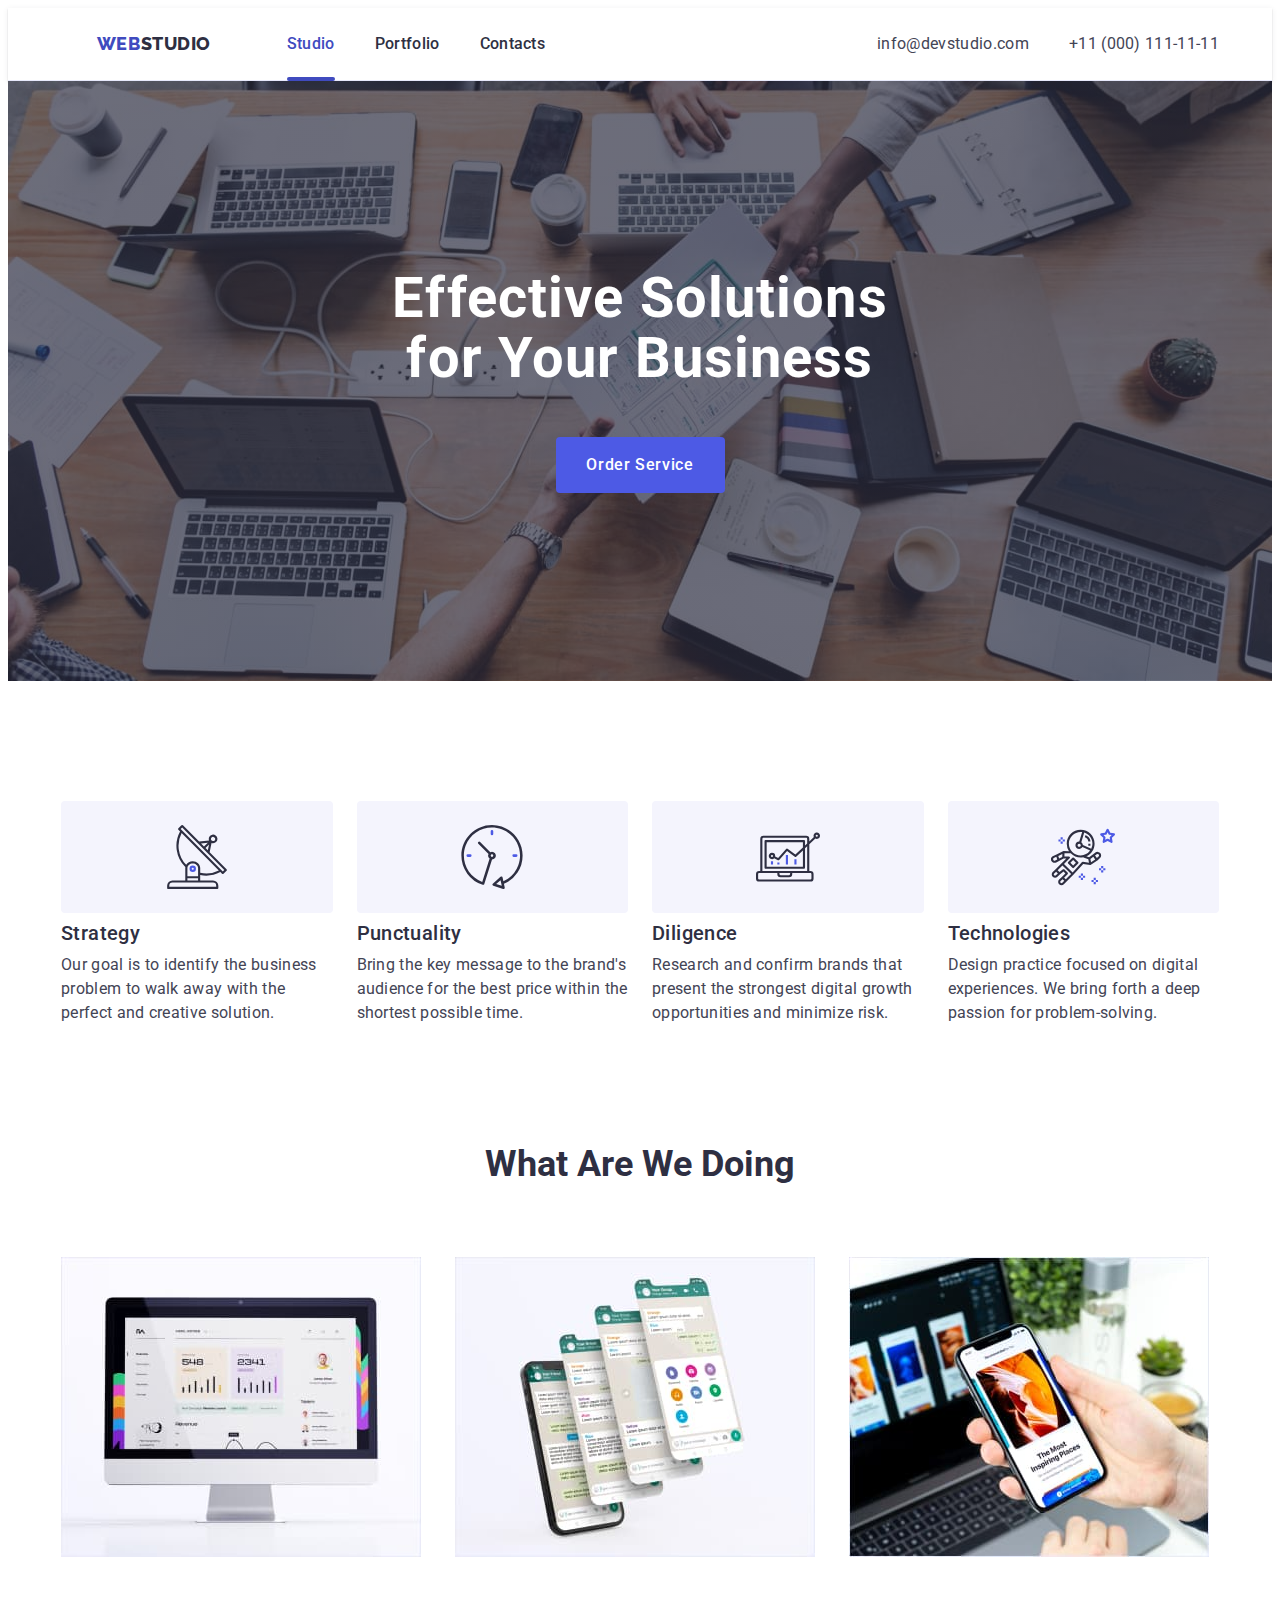
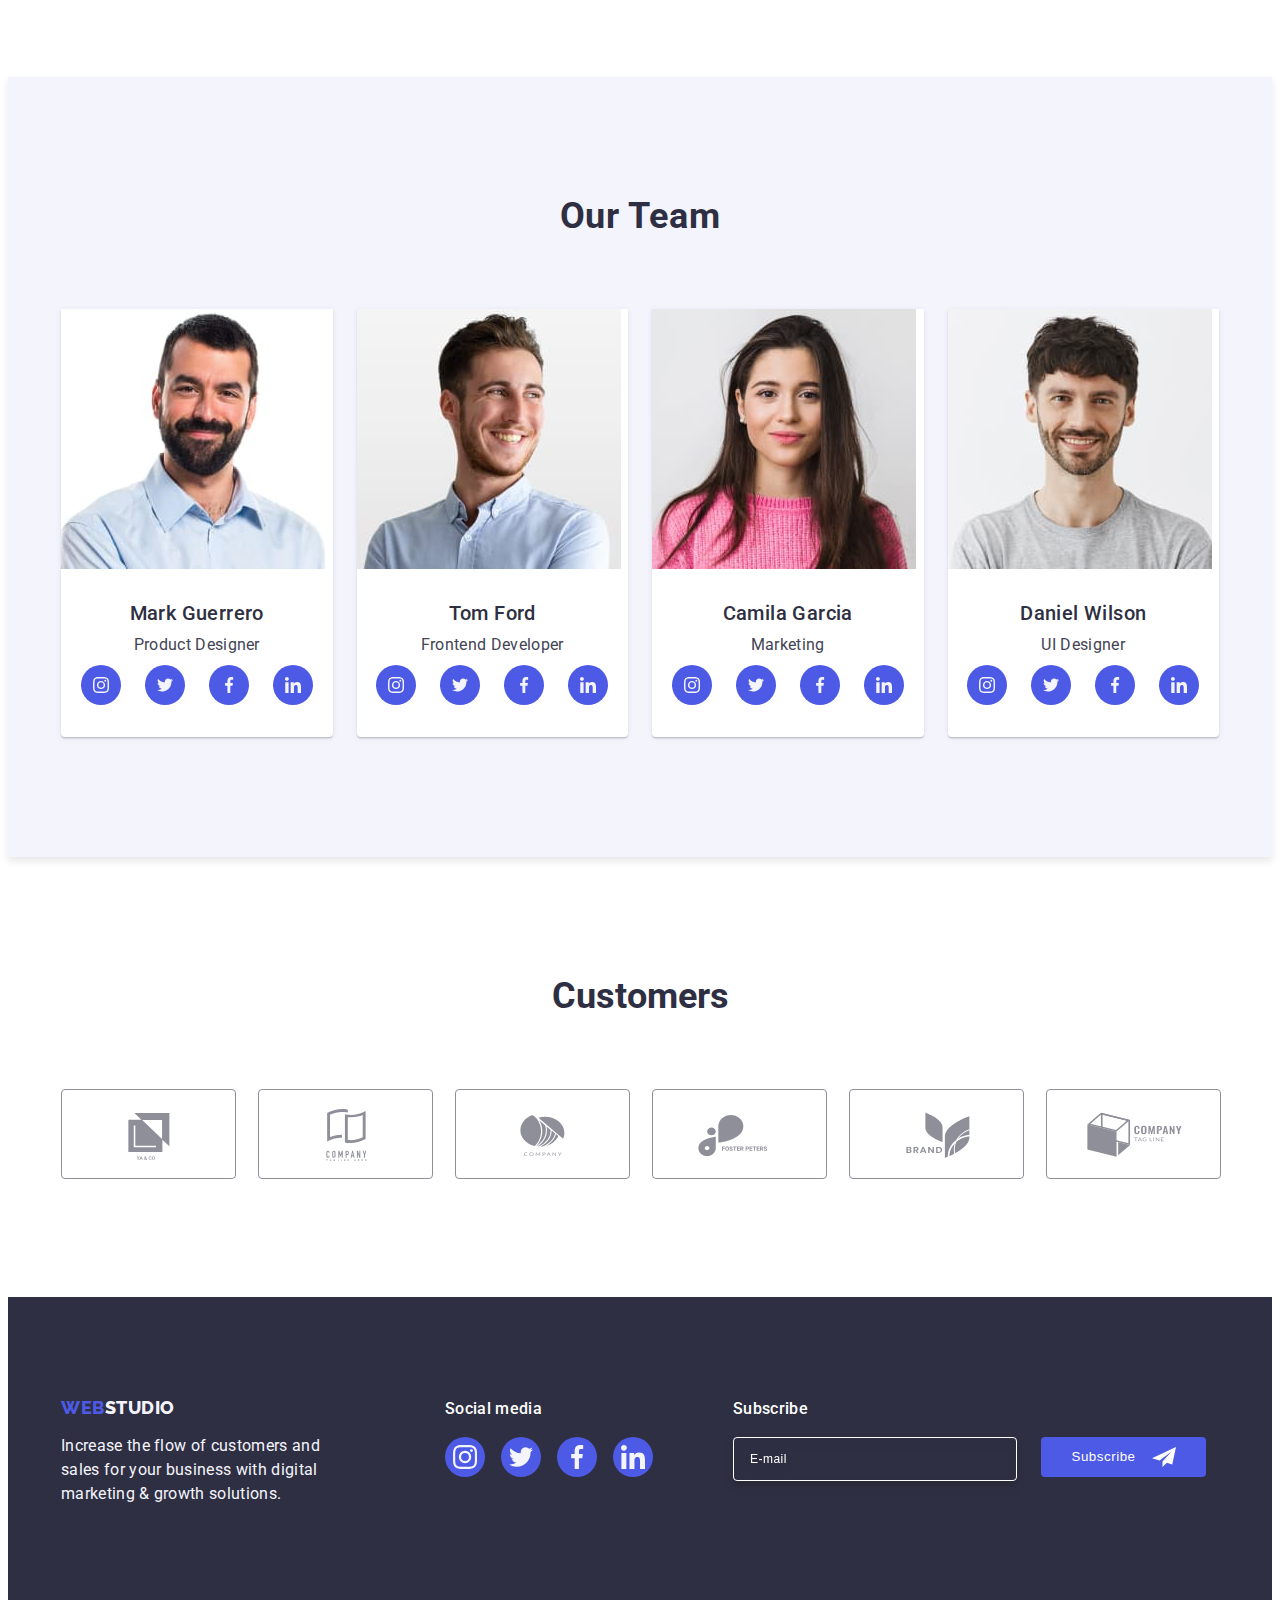
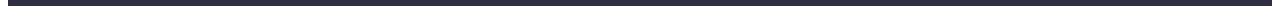
<file: index.html>
<!DOCTYPE html>
<html lang="en">
<head>
    <meta charset="UTF-8">
    <meta http-equiv="X-UA-Compatible" content="IE=edge">
    <meta name="description" content="business structure">
    <link rel="preconnect" href="https://fonts.googleapis.com">
    <link rel="preconnect" href="https://fonts.gstatic.com" crossorigin>
    <link href="https://fonts.googleapis.com/css2?family=Raleway:wght@800&family=Roboto:wght@400;500;700;900&display=swap"
        rel="stylesheet">
        <link rel="stylesheet" href="https://cdnjs.cloudflare.com/ajax/libs/modern-normalize/2.0.0/modern-normalize.min.css"
            integrity="sha512-4xo8blKMVCiXpTaLzQSLSw3KFOVPWhm/TRtuPVc4WG6kUgjH6J03IBuG7JZPkcWMxJ5huwaBpOpnwYElP/m6wg=="
            crossorigin="anonymous" referrerpolicy="no-referrer" />
       
        <link rel="stylesheet" href="./css/styles.css">

     <title>Effective solutions for Your Business</title>
</head>
<body>
<header class="header">
    <div class="container header-container ">
        <nav class="nav">
            <a class="logo-header link" href="./index.html">Web<span class="logo-text">Studio</span></a>
            <ul class="header-menu list">
                <li class="logo-item">
                    <a href="./index.html" class="nav-list current link ">Studio</a>
                </li>
                <li class="logo-item">
                    <a href="./portfolio.html" class="nav-list  link">Portfolio</a>
                </li>
                <li class="logo-item">
                    <a href="" class="nav-list link">Contacts</a>

                </li>

            </ul>
        </nav>
        <address class="address">
            <ul class="address-info list">
                <li class="address-list-item">
                    <a class="address-link link" href="mailto:info@devstudio.com">info@devstudio.com
                    </a>
                </li>
                <li class="address-list-item">
                    <a class="address-link link" href="tel:+110001111111">+11 (000) 111-11-11
                    </a>
                </li>
            </ul>
        </address>
    </div>
</header>

<main>
   
<section class="section-solution">
    <div class="container">
    <h1 class="title-first">Effective Solutions for Your Business</h1>
    <button class="solution-button"  type="button" data-modal-open>Order Service</button>
   
    </div>
</section>
<section class="spdt">
    <div class="container">
    <h2 class="visually-hidden">smth</h2>
    <ul class="section-item list">
        <li class="section-menu">
            <div class="principles-image">
           
                <svg class="section-menu-item" width="64" height="64">
                    <use href="./images/icons.svg#icon-antenna"></use>
                </svg>
                </div>
            <h3 class="titlesecond">
             Strategy
            </h3>
            <p class="list-text">
                Our goal is to identify the business
                problem to walk away with the perfect and creative solution.
            </p>
        </li>
        <li class="section-menu">
            <div class="principles-image">
           

                <svg class="section-menu-item" width="64" height="64">
                    <use href="./images/icons.svg#icon-clock"></use>
                </svg>
                </div>
                <h3 class="titlesecond">
                Punctuality
            </h3>
            <p class="list-text">
                Bring the key message to the brand's audience for the best price within the shortest possible time.
            </p>
        </li>
        <li class="section-menu">
            <div class="principles-image">
           
                <svg class="section-menu-item" width="64" height="64">
                    <use href="./images/icons.svg#icon-diagram"></use>
                </svg>
                </div>
                <h3 class="titlesecond">
                Diligence
            </h3>
            <p class="list-text">
               Research and confirm brands that present the strongest digital growth opportunities and minimize risk.
            </p>
        </li>
        <li class="section-menu">
            <div class="principles-image">
            
                <svg class="section-menu-item" width="64" height="64">
                    <use href="./images/icons.svg#icon-astronaut"></use>
                </svg>
                </div>
                <h3 class="titlesecond">
                Technologies
            </h3>
            <p class="list-text">
               Design practice focused on digital experiences. We bring forth a deep passion for problem-solving.
            </p>
        </li>
    </ul>
    </div>
</section>
<section class="describtion">
    <div class="container">
<h2 class="title-describtion"> What are we doing</h2>
<ul class="doing list">
    <li class="doing-items"> 
        <img src="./images/img01.jpg" alt="Computer" width="360"/>
    </li>
    <li class="doing-items">
        <img src="./images/img20.jpg" alt="Pnone's screen" width="360"/>
    </li>
    <li class="doing-items">
        <img src="./images/Rectangle71.jpg" alt="Phone" width="360"/>
    </li>

</ul>
</div>
</section>
<section class="section-describtion">
    <div class="container">
    <h2 class="titlefifth">Our Team</h2>
<ul class="socials list">
    <li class="photos-describtion">

        <img src="./images/img.jpg" alt="Mark Guerrero" width="264"/>
        <div class="workers">
        <h3 class="title-fifth">Mark Guerrero</h3>
        <p class="list-text-workers">Product Designer</p>
        <ul class="socials list">


        <li class="socials-item">
            <a href="" class="socials-item-icon link">
    <svg class="workers-socials" width="16" height="16">
        <use href="./images/icons.svg#icon-instagram"></use>
    </svg>
    
    </a>
</li>
<li class="socials-item">
<a href="" class="socials-item-icon link">
<svg class="workers-socials" width="16" height="16">
    <use href="./images/icons.svg#icon-twitter"></use>
</svg>
</a>
</li>
<li class="socials-item">
<a href="" class="socials-item-icon link">
    <svg class="workers-socials" width="16" height="16">
        <use href="./images/icons.svg#icon-facebook"></use>
    </svg>
    </a>
</li>
<li class="socials-item">
<a href="" class="socials-item-icon link">
    <svg class="workers-socials" width="16" height="16">
        <use href="./images/icons.svg#icon-linkedin"></use>
    </svg>
    </a>
</li>
        </ul>
       
        </div>
    </li>
    <li class="photos-describtion">
        <img src="./images/img001.jpg" alt="Tom Ford" width="264"/>
        <div class="workers">
        <h3 class="title-fifth">Tom Ford</h3>
        <p class="list-text-workers">Frontend Developer</p>
        <ul class="socials list">

            <li class="socials-item">
                <a href="" class="socials-item-icon link">
                <svg  class="workers-socials" width="16" height="16">
                    <use href="./images/icons.svg#icon-instagram"></use>
                </svg>
                </a>
            </li>
            <li class="socials-item">
                <a href="" class="socials-item-icon link">
                <svg class="workers-socials" width="16" height="16">
                    <use href="./images/icons.svg#icon-twitter"></use>
                </svg>
                </a>
            </li>
            <li class="socials-item">
                <a href="" class="socials-item-icon link">
                <svg class="workers-socials" width="16" height="16">
                    <use href="./images/icons.svg#icon-facebook"></use>
                </svg>
                </a>
            </li>
            <li class="socials-item">
                <a href="" class="socials-item-icon link">
                <svg class="workers-socials" width="16" height="16">
                    <use href="./images/icons.svg#icon-linkedin"></use>
                </svg>
                </a>
            </li>
        </ul>
        </div>
    </li>
    <li class="photos-describtion">
        <img src="./images/img02.jpg" alt="Camila Garcia" width="264"/>
        <div class="workers">
        <h3 class="title-fifth">Camila Garcia</h3>
        <p class="list-text-workers">Marketing</p>
        <ul class="socials list">

            <li class="socials-item">
                <a href="" class="socials-item-icon link">
                <svg class="workers-socials" width="16" height="16">
                    <use href="./images/icons.svg#icon-instagram"></use>
                </svg>
                </a>
            </li>
            <li class="socials-item">
                <a href="" class="socials-item-icon link">
                <svg class="workers-socials" width="16" height="16">
                    <use href="./images/icons.svg#icon-twitter"></use>
                </svg>
                </a>
            </li>
            <li class="socials-item">
                <a href="" class="socials-item-icon link">
                <svg class="workers-socials" width="16" height="16">
                    <use href="./images/icons.svg#icon-facebook"></use>
                </svg>
                </a>
            </li>
            <li class="socials-item">
                <a href="" class="socials-item-icon link">
                <svg class="workers-socials" width="16" height="16">
                    <use href="./images/icons.svg#icon-linkedin"></use>
                </svg>
                </a>
            </li>
        </ul>
        </div>
    </li>
    <li class="photos-describtion">
        <img src="./images/img03.jpg" alt="Daniel Wilson" width="264"/>
        <div class="workers">
        <h3 class="title-fifth">Daniel Wilson</h3>
        <p class="list-text-workers">UI Designer</p>
        <ul class="socials list">

            <li class="socials-item">
                <a href="" class="socials-item-icon link">
                <svg class="workers-socials" width="16" height="16">
                    <use href="./images/icons.svg#icon-instagram"></use>
                </svg>
                </a>
            </li>
            <li class="socials-item">
                <a href="" class="socials-item-icon link">
                <svg class="workers-socials" width="16" height="16">
                    <use href="./images/icons.svg#icon-twitter"></use>
                </svg>
                </a>
            </li>
            <li class="socials-item">
                <a href="" class="socials-item-icon link">
                <svg class="workers-socials" width="16" height="16">
                    <use href="./images/icons.svg#icon-facebook"></use>
                </svg>
                </a>
            </li>
            <li class="socials-item">
                <a href="" class="socials-item-icon link">
                <svg class="workers-socials" width="16" height="16">
                    <use href="./images/icons.svg#icon-linkedin"></use>
                </svg>
                </a>
            </li>
        </ul>
        </div>
    </li>
    
    
</ul>
</div>
</section>
<section class="section-customers">
    <div class="customer-box container">
    
        <h2 class="title-customers">
            Customers 
        </h2>
        <ul class="customers-item-list list">
<li class="customers-item">
    <a class="customer-link" href="">
    <svg class="section-cusromers-item" width="104" height="56">
        <use href="./images/icons.svg#icon-logo"></use>
    </svg>
    </a>
</li>
<li class="customers-item">
<a class="customer-link"  href="">
<svg class="section-cusromers-item" width="104" height="56">   
 <use href="./images/icons.svg#icon-logo2"></use>
</svg>
</a>

</li>
<li class="customers-item">
    <a class="customer-link" href="">
    <svg class="section-cusromers-item" width="104" height="56">
        <use href="./images/icons.svg#icon-logo3"></use>
    </svg>
    </a>
</li>
<li class="customers-item">
    <a class="customer-link" href="">
    <svg class="section-cusromers-item" width="104" height="56">
        <use href="./images/icons.svg#icon-logo4"></use>
    </svg>
    </a>
</li>
<li class="customers-item">
    <a class="customer-link" href="">
    <svg class="section-cusromers-item" width="104" height="56">
        <use href="./images/icons.svg#icon-logo5"></use>
    </svg>
    </a>
</li>
<li class="customers-item">
    <a class="customer-link" href="">
    <svg class="section-cusromers-item" width="104" height="56">
        <use href="./images/icons.svg#icon-logo6"></use>
    </svg>
    </a>
</li>
        </ul>  
        </div> 
</section>

</main>

    <footer class="section-footer">
        <div class=" container footer-container">
            <div class="container-logo">
            <a class="logo-footer link" href="./index.html">Web<span class="logo-text-second">Studio</span></a>
            <p class="footer-describtion">
                Increase the flow of customers and sales for your business with digital marketing & growth solutions.
            </p>
            </div>
            <div class="social-media">
                <p class="social-media-item">
                    Social media
                </p>
<ul class="socials-footer list">
    <li class="socials-item">
        <a href="" class="socials-item-footer link">
        <svg class="workers-socials" width="24" height="24">
            <use href="./images/icons.svg#icon-instagram"></use>
        </svg>
    </a>
    </li>
    <li class="socials-item">
        <a href="" class="socials-item-footer link">
        <svg class="workers-socials" width="24" height="24">
            <use href="./images/icons.svg#icon-twitter"></use>
        </svg>
        </a>
    </li>
    <li class="socials-item">
        <a href="" class="socials-item-footer link">
        <svg class="workers-socials" width="24" height="24">
            <use href="./images/icons.svg#icon-facebook"></use>
        </svg>
        </a>
    </li>
    <li class="socials-item">
        <a href="" class="socials-item-footer link">
        <svg class="workers-socials" width="24" height="24">
            <use href="./images/icons.svg#icon-linkedin"></use>
        </svg>
        </a>
    </li>
</ul>
</div>
<div class="footer-subscribe">
        <p class="footer-block-name">Subscribe</p>
        <form class="subscribe-form">
        <label for="email" class="input-label-footer">
        <input type="email" placeholder="E-mail" name="email" class="input-email" id="email"/>
        </label>
        <button type="submit" class="footer-subscribe-button">Subscribe
            <svg class="footer-icon" width="24" height="24">
                <use href="./images/icons.svg#icon-frame"></use>
            </svg>
        </button>
    </form>
</div>
</div> 

    </footer>

    <div class="backdrop is-hidden" data-modal>
    <div class="modal">
        <button type="button" class="modal-open-btn" data-modal-close>
        <svg class="modal-icon" width="8" height="8">
            <use href="./images/icons.svg#icon-close"></use>
        </svg>
        </button>
        <p class="modal-title">
            Leave your contacts and we will call you back
        </p>
        <form>
            <div class="modal-field">
<label for="user-name" class="input-label">Name</label>
<div class="input-wrap">
<input type="text" name="user-name" class="modal-input" id="user-name" required>
            <svg class="modal-input-icon" width="18" height="24">
                <use href="./images/icons.svg#icon-person"></use>
            </svg>
            </div>
            </div>

            <div class="modal-field">
                <label for="user-tel" class="input-label">Phone</label>
                <div class="input-wrap">
                <input type="tel" name="user-tel" class="modal-input" id="user-tel" required>
    <svg class="modal-input-icon" width="18" height="24">
        <use href="./images/icons.svg#icon-phone"></use>
    </svg>
</div>
</div>
  <div class="modal-field">
<label for="user-email" class="input-label">Email</label>
<div class="input-wrap">
<input type="email" name="user-email" class="modal-input" id="user-email" required>
<svg class="modal-input-icon" width="18" height="24">
    <use href="./images/icons.svg#icon-email"></use>
</svg>
</div>
</div>

<div class="modal-field-comment">
    <label for="user-comment" class="input-label">Comment</label>
    <textarea name="user-comment" id="user-comment" class="modal-textarea" placeholder="Text input"></textarea>
</div>
<div class="confirm-container">

<input class="confirm-input visually-hidden" type="checkbox" name="user-privacy" id="user-privacy" value="true"/>
<label class="confirm-check-label" for="user-privacy">
    <span class="check-field">
        <svg class="check-icon" width="10" height="8">
            <use href="./images/icons.svg#icon-vector"></use>
        </svg>
    </span>
I accept the terms and conditions of the
<a href="" class="policy-link link">Privacy Policy</a>
</label>
</div>
   
<button type="submit" class="modal-button">Send</button>

        </form>
    </div>
    </div>
    <script src="./js./modal.js"></script>
</body>

</html>
</file>
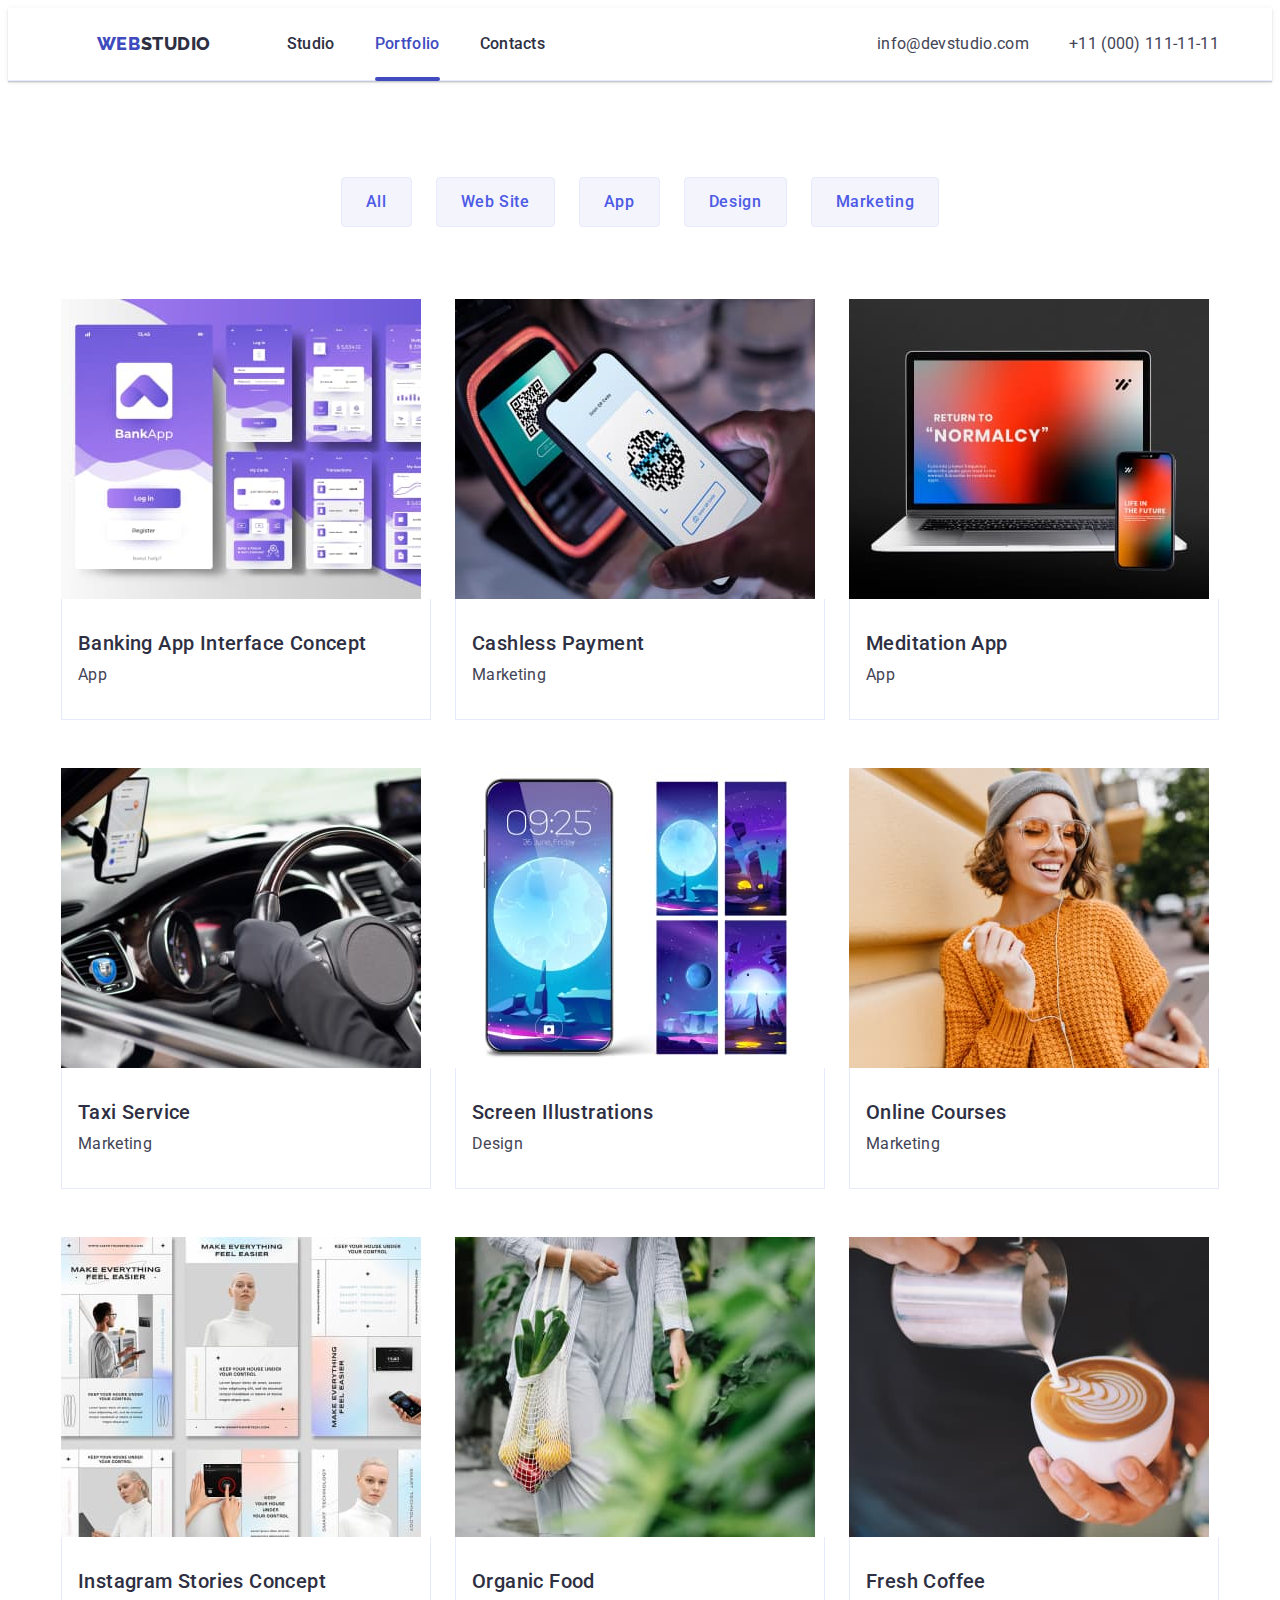
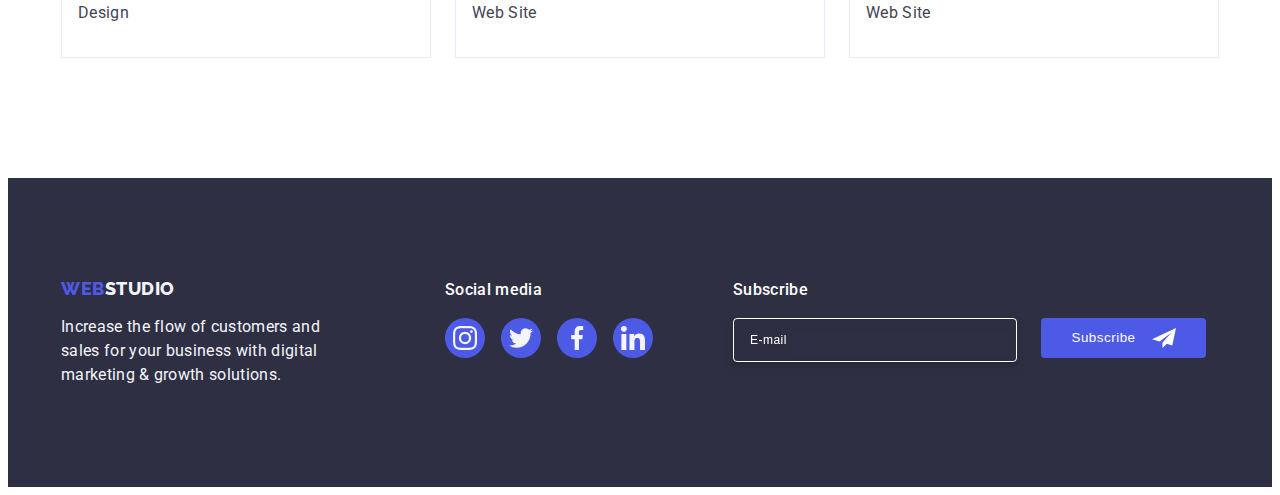
<file: portfolio.html>
<!DOCTYPE html>
<html lang="en">

<head>
    <meta charset="UTF-8">
    <meta http-equiv="X-UA-Compatible" content="IE=edge">
    <meta name="description" content="business structure">
<link rel="preconnect" href="https://fonts.googleapis.com">
<link rel="preconnect" href="https://fonts.gstatic.com" crossorigin>
<link href="https://fonts.googleapis.com/css2?family=Raleway:wght@800&family=Roboto:wght@400;500;700;900&display=swap"
    rel="stylesheet">
    <link rel="stylesheet" href="https://cdnjs.cloudflare.com/ajax/libs/modern-normalize/2.0.0/modern-normalize.min.css"
        integrity="sha512-4xo8blKMVCiXpTaLzQSLSw3KFOVPWhm/TRtuPVc4WG6kUgjH6J03IBuG7JZPkcWMxJ5huwaBpOpnwYElP/m6wg=="
        crossorigin="anonymous" referrerpolicy="no-referrer" />
    <link rel="stylesheet" href="./css/styles.css">
    <title>Effective solutions for Your Business</title>
</head>

<body>
<header class="header">
    <div class="container header-container">
        <nav class="nav">
            <a class="logo-header link" href="./index.html">Web<span class="logo-text">Studio</span></a>
            <ul class="header-menu list">
                <li class="logo-item">
                    <a href="./index.html" class="nav-list  link ">Studio</a>
                </li>
                <li class="logo-item">
                    <a href="./portfolio.html" class="nav-list current link">Portfolio</a>
                </li>
                <li class="logo-item">
                    <a href="" class="nav-list link">Contacts</a>

                </li>

            </ul>
        </nav>
        <address class="address">
            <ul class="address-info list">
                <li class="address-list-item">
                    <a class="address-link link" href="mailto:info@devstudio.com">info@devstudio.com
                    </a>
                </li>
                <li class="address-list-item">
                    <a class="address-link link" href="tel:+110001111111">+11 (000) 111-11-11
                    </a>
                </li>
            </ul>
        </address>
    </div>
</header>
    <main>
        <section class="portfolio-items"> 
            <div class="container">
            <h1 class="visually-hidden">smth</h1>
            <ul class="titlefirst-items list">
            
            <li class="button-list"><button class="link-button" type="button">All</button></li>
            <li class="button-list"><button class="link-button" type="button">Web Site</button></li>
            <li class="button-list"><button class="link-button" type="button">App</button></li>
            <li class="button-list"><button class="link-button" type="button">Design</button></li>
            <li class="button-list"><button class="link-button" type="button">Marketing</button></li>
    </ul>
            
   
    <ul class="variants list">
                <li class="project-list-item">
                    <a class="banking link"  href="">
                        <div class="portfolio-img-box thumb">
                        <img src="./images/img1.jpg" 
                            alt="Screens" 
                            width="360"/>
                            <p class="additional-text">
                                14 Stylish and User-Friendly App Design Concepts · Task Manager App · Calorie Tracker App · Exotic Fruit Ecommerce
                                App ·
                                Cloud Storage App
                                </p>
                                </div>
                        <div class="container-item">
                    <h2 class="another-describtion">Banking App Interface Concept</h2>
                    <p class="paragraph-text">App</p>
                    </div>
                </a>
                    
                </li>
                <li class="project-list-item">
                    <a class="banking link" href="">
                        <div class="portfolio-img-box thumb">
                    <img src="./images/img2.jpg" alt="Phones" width="360"/>
                    <p class="additional-text">
                        14 Stylish and User-Friendly App Design Concepts · Task Manager App · Calorie Tracker App · Exotic Fruit Ecommerce
                        App ·
                        Cloud Storage App</p>
                        </div>
                    <div class="container-item">
                    <h2 class="another-describtion">Cashless Payment</h2>
                    <p class="paragraph-text">Marketing</p>
                    </div>
                    </a>
                </li>
                <li class="project-list-item">
                    <a class="banking link" href="">
                        <div class="portfolio-img-box thumb">
                    <img src="./images/img3.jpg" alt="Laptop and phone" width="360"/>
                    <p class="additional-text">
                        14 Stylish and User-Friendly App Design Concepts · Task Manager App · Calorie Tracker App · Exotic Fruit Ecommerce
                        App ·
                        Cloud Storage App
                    </p>
                    </div>
                    <div class="container-item">
                    <h2 class="another-describtion">Meditation App</h2>
                    <p class="paragraph-text">App</p>
                    </div>
                    </a>
                </li>
                <li class="project-list-item">
                    <a class="banking link" href="">
                        <div class="portfolio-img-box thumb">
                    <img src="./images/img4.jpg" alt="Car" width="360"/>
                    <p class="additional-text">
                        14 Stylish and User-Friendly App Design Concepts · Task Manager App · Calorie Tracker App · Exotic Fruit Ecommerce
                        App ·
                        Cloud Storage App
                    </p>
                    </div>
                    <div class="container-item">
                    <h2 class="another-describtion">Taxi Service</h2>
                    <p class="paragraph-text">Marketing</p>
                    </div>
                    </a>
                </li>
                <li class="project-list-item">
                    <a class="banking link" href="">
                        <div class="portfolio-img-box thumb">
                    <img src="./images/img0copy.jpg" alt="Phone's screens" width="360"/>
                    <p class="additional-text">
                        14 Stylish and User-Friendly App Design Concepts · Task Manager App · Calorie Tracker App · Exotic Fruit Ecommerce
                        App ·
                        Cloud Storage App
                    </p>
                    </div>
                    <div class="container-item">
                    <h2 class="another-describtion">Screen Illustrations</h2>
                    <p class="paragraph-text">Design</p>
                    
                    </div>
                    </a>
                </li>
                <li class="project-list-item">
                    <a class="banking link" href="">
                        <div class="portfolio-img-box thumb">
                    <img src="./images/img11.jpg" alt="Woman" width="360"/>
                    <p class="additional-text">
                        14 Stylish and User-Friendly App Design Concepts · Task Manager App · Calorie Tracker App · Exotic Fruit Ecommerce
                        App ·
                        Cloud Storage App
                    </p>
                    </div>
                    <div class="container-item">
                    <h2 class="another-describtion">Online Courses</h2>
                    <p class="paragraph-text">Marketing</p>
                    
                    </div>
                    </a>
                </li>
                <li class="project-list-item">
                    <a class="banking link" href="">
                        <div class="portfolio-img-box thumb">
                    <img src="./images/img6.jpg" alt="Pictures" width="360"/>
                    <p class="additional-text">
                        14 Stylish and User-Friendly App Design Concepts · Task Manager App · Calorie Tracker App · Exotic Fruit Ecommerce
                        App ·
                        Cloud Storage App
                    </p>
                    </div>
                    <div class="container-item">
                    <h2 class="another-describtion">Instagram Stories Concept</h2>
                    <p class="paragraph-text">Design</p>
                   
                    </div>
                    </a>
                </li>
                <li class="project-list-item">
                    <a class="banking link" href="">
                        <div class="portfolio-img-box thumb">
                    <img src="./images/img7.jpg" alt="Bag" width="360"/>
                    <p class="additional-text">
                        14 Stylish and User-Friendly App Design Concepts · Task Manager App · Calorie Tracker App · Exotic Fruit Ecommerce
                        App ·
                        Cloud Storage App
                    </p>
                    </div>
                    <div class="container-item">
                    <h2 class="another-describtion">Organic Food</h2>
                    <p class="paragraph-text">Web Site</p>
                    
                    </div>
                    </a>
                    
                </li>
                <li class="project-list-item">
                    <a class="banking link" href="">
                        <div class="portfolio-img-box thumb">
                    <img src="./images/img8.jpg" alt="Coffee" width="360"/>
                    <p class="additional-text">
                        14 Stylish and User-Friendly App Design Concepts · Task Manager App · Calorie Tracker App · Exotic Fruit Ecommerce
                        App ·
                        Cloud Storage App
                    </p>
                    </div>
                    <div class="container-item">
                    <h2 class="another-describtion">Fresh Coffee</h2>
                    <p class="paragraph-text">Web Site</p>
                   
                    </div>
                    </a>
                </li>
            </ul>
            </div>
        </section>
    </main>
       
<footer class="section-footer">
    <div class="footer-container container">
        <div class="container-logo">
            <a class="logo-footer link" href="./index.html">Web<span class="logo-text-second">Studio</span></a>
            <p class="footer-describtion">
                Increase the flow of customers and sales for your business with digital marketing & growth solutions.
            </p>
        </div>
        <div class="social-media">
            <p class="social-media-item">
                Social media
            </p>
            <ul class="socials-footer list">
                <li class="socials-item">
                    <a href="" class="socials-item-footer link">
                        <svg class="workers-socials" width="24" height="24">
                            <use href="./images/icons.svg#icon-instagram"></use>
                        </svg>
                    </a>
                </li>
                <li class="socials-item">
                    <a href="" class="socials-item-footer link">
                        <svg class="workers-socials" width="24" height="24">
                            <use href="./images/icons.svg#icon-twitter"></use>
                        </svg>
                    </a>
                </li>
                <li class="socials-item">
                    <a href="" class="socials-item-footer link">
                        <svg class="workers-socials" width="24" height="24">
                            <use href="./images/icons.svg#icon-facebook"></use>
                        </svg>
                    </a>
                </li>
                <li class="socials-item">
                    <a href="" class="socials-item-footer link">
                        <svg class="workers-socials" width="24" height="24">
                            <use href="./images/icons.svg#icon-linkedin"></use>
                        </svg>
                    </a>
                </li>
            </ul>
        
    </div>
    <div class="footer-subscribe">
        <p class="footer-block-name">Subscribe</p>
        <form class="subscribe-form">
            <label for="email" class="input-label-footer">
                <input type="email" placeholder="E-mail" name="email" class="input-email" id="email" />
            </label>
            <button type="submit" class="footer-subscribe-button">Subscribe
                <svg class="footer-icon" width="24" height="24">
                    <use href="./images/icons.svg#icon-frame"></use>
                </svg>
            </button>
        </form>
        </div>

    </div>
</footer>
    </body>
    
    </html>
</file>
<file: css/styles.css>
:root {
    --cloud-color: #F4F4FD;
    --navy-color: #2E2F42;
    --white-color: #FFFFFF;
    --main-color: #4d5ae5;
    --button-color: #404bbf;
    --button-color-two: #e7e9fc;
    --light-slate: #8E8F99;
}
 
 body{
    font-family: "Roboto",sans-serif;
    font-size: 16px;
    color: #434455;
    background-color: var(--white-color);
}
p,
h1,
h2,
h3,
h4,
h5,
h6 {
    margin-top: 0;
    margin-bottom: 0;
}

ul,
ol {
    padding-left: 0;
    margin-top: 0;
    margin-bottom: 0;
}

img {
    display: block;
}

.container {
    padding-left: 15px;
    padding-right: 15px;
    max-width: 1158px;
    width: 100%;
    margin: 0 auto;
    
    
}


/*index.html*/
    .visually-hidden {
            position: absolute;
            width: 1px;
            height: 1px;
            margin: -1px;
            border: 0;
            padding: 0;
            white-space: nowrap;
            clip-path: inset(100%);
            clip: rect(0 0 0 0);
            overflow: hidden;
        }
.header{
    border-bottom: 1px solid var(--button-color-two);
    box-shadow:  0px 2px 1px rgba(46, 47, 66, 0.08), 0px 1px 1px rgba(46, 47, 66, 0.16), 0px 1px 6px rgba(46, 47, 66, 0.08);
    
   
}
.header-menu{
    display: flex;
    gap: 40px;
   
}
.header-container {
    display: flex;
    gap: 332px;
    align-items: center;
}
.logo {
    font-family: "Raleway",sans-serif;
    font-weight: 800;
    font-size: 18px;
    line-height: 1.17;
    letter-spacing: 0.03em;
    text-transform: uppercase;
    color: var(--button-color);
    display: inline-block;   
}
.logo-header{
    font-family: "Raleway", sans-serif;
        font-weight: 800;
        font-size: 18px;
        line-height: 1.17;
        letter-spacing: 0.03em;
        text-transform: uppercase;
        color: var(--button-color);
        display: inline-block;
        margin-right: 76px;
    }

.logo-footer{
    margin-bottom: 16px;
    display: inline-block;
    font-family: "Raleway", sans-serif;
        font-weight: 800;
        font-size: 18px;
        line-height: 1.17;
        letter-spacing: 0.03em;
        text-transform: uppercase;
        color: var(--main-color);
       
        display: inline-block;
}

.list{
    list-style: none;
}
.link{
    text-decoration: none;
}

 .logo-text{
  color:  var(--navy-color);
 }

 .logo-text-second{
color: var(--cloud-color);
 }

.nav{
        display: flex;
        align-items: center;
        margin-left: auto;
        justify-content: space-between;

}

 .nav-list{
    font-weight: 500;
    font-size: 16px;
    line-height: 1.5;
    letter-spacing: 0.02em;
    padding-top: 24px;
        padding-bottom: 24px;
        display: flex;
        align-items: center;

        position: relative;
        color: var(--navy-color);
        transition: color 250ms cubic-bezier(0.4, 0, 0.2, 1);
 }
 .nav-list:hover,.nav-list:focus{
    color: var(--button-color);
    transition: color 250ms cubic-bezier(0.4, 0, 0.2, 1),
            background-color 250ms cubic-bezier(0.4, 0, 0.2, 1),
            box-shadow 250ms cubic-bezier(0.4, 0, 0.2, 1);
 }

 .address{
    font-style: normal;
 }
    .address-info{
        display: flex;
        gap: 40px;
        
    }
 .address-link{
    font-size: 16px;
    line-height: 1.5;
    color: #434455;
    letter-spacing: 0.02em;
    
    transition: color 250ms cubic-bezier(0.4, 0, 0.2, 1);
    
 }
    .address-link:hover,.address-link:focus{
color: var(--button-color);
transition: color 250ms cubic-bezier(0.4, 0, 0.2, 1),
        background-color 250ms cubic-bezier(0.4, 0, 0.2, 1),
        box-shadow 250ms cubic-bezier(0.4, 0, 0.2, 1);
}

   
   
 
.section-solution{
    background-color: var(--navy-color);
    padding-top: 188px;
    padding-bottom: 188px;
    text-align: center;
    background-image: linear-gradient(rgba(46, 47, 66, 0.7),
                rgba(46, 47, 66, 0.7)),url(../images/people-office.jpg);
                max-width: 1440px;
                background-repeat: no-repeat;
                background-position: center;
                background-size: cover;
margin: auto;
   
    
}
.title{
font-size: 20px;
line-height: 1.2;
letter-spacing: 0.02em;
}
.title-first{
    color: var(--white-color);
    font-size: 56px;
    line-height: 1.07;
    text-align: center;
    letter-spacing: 0.02em;
    max-width: 496px;
    margin: 0 auto;
    margin-bottom: 48px;
    
}
.titlesecond{
    font-weight: 500;
    line-height: 1.2;
        font-size: 20px;
        letter-spacing: 0.02em;
        color: var(--navy-color);
        margin-bottom: 8px;
}
.list-text{
    font-size: 16px;
        line-height: 1.5;
        letter-spacing: 0.02em;
        color: #434455;
   
    display: flex;
        align-content: space-between;
        gap: 24px;
}
.list-text-workers{
   
    font-size: 16px;
        line-height: 1.5em;
        letter-spacing: 0.02em;
        color: #434455;
        text-align: center;
        margin-bottom: 8px;
        

}

.title-describtion{
    font-size: 36px;
    line-height: 1.11;
    text-align: center;
    text-transform: capitalize;
    color: var(--navy-color);
    margin-bottom: 72px;

}
.section-footer{
    background-color: var(--navy-color);
    padding-top: 100px;
    padding-bottom: 100px;

}
.doing{
    display: flex;
    gap: 24px;
}
.doing-items{
    width: calc((100% - 48px) / 3);
}

.titlefourth{
    font-size: 36px;
    line-height: 1.11;
    text-align: center;
    text-transform: capitalize;
    color: var(--navy-color);
}

.section-describtion{
    background-color: var(--cloud-color);
    padding-top: 120px;
    padding-bottom: 120px;
    box-shadow: 0px 4px 8px rgba(0, 0, 0, 0.1);

}
.titlefifth{
font-size: 36px;
line-height: 1.11;
text-align: center;
letter-spacing: 0.02em;
text-transform: capitalize;
color: var(--navy-color);
margin-bottom: 72px;
}
.people{
    display: flex;
    gap: 24px;
}
.photos-describtion{
    background-color: var(--white-color);
    width: calc((100% - 72px) / 4);
    border-radius: 0px 0px 4px 4px;
    box-shadow: 0px 1px 6px rgba(46, 47, 66, 0.08),
        0px 1px 1px rgba(46, 47, 66, 0.16),
        0px 2px 1px rgba(46, 47, 66, 0.08);
       
}
.workers{
    
        
        padding-top: 32px;
        padding-bottom: 32px;
}

.title-fifth{
    font-weight: 500;
    font-size: 20px;
    line-height: 1.2;
    letter-spacing: 0.02em;
    color: var(--navy-color);
    text-align: center;
    margin-bottom: 8px

}


.solution-button{
    background-color: var(--main-color);
    font-family: "Roboto", sans-serif;
    font-weight: 500;
    font-size: 16px;
    line-height: 1.5;
    letter-spacing: 0.04em;
    color: var(--white-color);
    cursor:pointer;
    display: block;
    min-width: 169px;
    height: 56px;
    border: none;
    background-color: #4d5ae5;
    border-radius: 4px;
    margin: 0 auto;
    transition: background-color 250ms cubic-bezier(0.4, 0, 0.2, 1);

   
}

.solution-button:hover,.solution-button:focus{
    background-color: var(--button-color);
    transition: color 250ms cubic-bezier(0.4, 0, 0.2, 1),
            background-color 250ms cubic-bezier(0.4, 0, 0.2, 1),
            box-shadow 250ms cubic-bezier(0.4, 0, 0.2, 1);
    }
.spdt{
    padding-top: 120px;
padding-bottom: 120px;
    align-content: space-between;
    gap: 24px;
}
.section-item{
    display: flex;
    gap: 24px;
    
}
.section-menu{
width: calc((100% - 72px) / 4);
}
.describtion{
    padding-bottom: 120px;
}
.footer-describtion{
    line-height: 1.5;
    color: var(--cloud-color);
    letter-spacing: 0.02em;
    max-width: 264px; 
}

.logo-text span{
    color: var(--navy-color);
}
/*portfolio.html*/
.titlefirst-items{
    display: flex;
    justify-content: center;
    gap: 24px;
    margin-bottom: 72px;
}
 
.logo-link{
    font-family: 'Raleway', sans-serif;
    font-weight: 800;
    font-size: 18px;
    line-height: 1.17;
    letter-spacing: 0.03em;
    text-transform: uppercase;
    color: var(--main-color);
}
.link-button{
    background-color: var(--cloud-color);
    font-family: "Roboto", sans-serif;
    font-weight: 500;
    font-size: 16px;
    line-height: 1.5;
    letter-spacing: 0.04em;
    color: var(--main-color);
    padding: 12px 24px;
    cursor: pointer;
    border: 1px solid var(--button-color-two);
    border-radius: 4px;
    transition: color 250ms cubic-bezier(0.4, 0, 0.2, 1),
            background-color 250ms cubic-bezier(0.4, 0, 0.2, 1),
            border-color 250ms cubic-bezier(0.4, 0, 0.2, 1),
            box-shadow 250ms cubic-bezier(0.4, 0, 0.2, 1);

}

.link-button:hover,
.link-button:focus{
color: var(--white-color);
background-color: var(--button-color);
border: 1px solid transparent;
        box-shadow:  0px 3px 1px rgba(0, 0, 0, 0.1), 0px 2px 1px rgba(0, 0, 0, 0.08), 0px 2px 2px rgba(0, 0, 0, 0.12);
}
.variants{
    display: flex;
    flex-wrap: wrap;
    column-gap: 24px;
    row-gap: 48px;
}
.project-list-item{
    width: calc((100% - 48px) / 3);
    position: relative;
    overflow: hidden;

}
.another-describtion{
    font-weight: 500;
    font-size: 20px;
    line-height: 1.2;
    letter-spacing: 0.02em;
    color: var(--navy-color);
    margin-bottom: 8px;
   
    
}
.paragraph-text{
    font-size: 16px;
    line-height: 1.5;
    letter-spacing: 0.02em;
    color: #434455;
}
.portfolio-items{
    padding-top: 96px;
        padding-bottom: 120px;
}
.container-item{
    padding: 32px 16px;
    border: 1px solid var(--button-color-two);
    border-top: none;
   
} 
/*hw4*/
.socials{
    display: flex;
    justify-content: center;
    gap: 24px;
    
    
}
.customers-item{
   
   
    height: 88px;
    width: calc((100% - 120px) / 6);
   
}

.section-cusromers-item{
    
        fill: currentColor;
        

}

.additional-text{
    position: absolute;
    top: 0;
    left: 0;
        font-size: 16px;
        height: 100px;
        line-height: 1.5;
        color: var(--cloud-color);
        background-color: var(--main-color);
        height: 100%;
        transform: translateY(100%);
        letter-spacing: 0.02em;
        padding: 40px 32px;
        transition: transform 250ms cubic-bezier(0.4, 0, 0.2, 1);

}


.current{
    color: var(--button-color);
    position: relative;
    
    
}
.current::before {
    width: 100px;
    height: 2px;
    background-color: #fff;
}

.nav-list.current::after {
    content: '';
    position: absolute;
    left: 0;
    bottom: -1px;
    display: block;
    width: 100%;
    height: 4px;
    border-radius: 2px;
    background-color: var(--button-color);

}
.customers-item-list{
    display: flex;
    height: 88px;
    gap: 24px;

    
}
.customer-link{
    border: 1px solid;
    width: 100%;
    height: 100%;
    display: flex;
    border-radius: 4px;
    align-items: center;
    justify-content: center;
    color: var(--light-slate);
    transition: border-color 250ms cubic-bezier(0.4, 0, 0.2, 1),
        color 250ms cubic-bezier(0.4, 0, 0.2, 1);
       
  
}
.customer-link:hover,
.customer-link:focus{
            border-color: #404bbf;
            color: #404bbf;
           
            
}


.project-list-item:hover,
.project-list-item:focus{
    box-shadow: 0px 4px 8px rgba(0, 0, 0, 0.3);
    transform: translateY(0%);
    transition: box-shadow 250ms cubic-bezier(0.4, 0, 0.2, 1);
}

.button-list:hover,
.button-list:focus
{
box-shadow: 0px 4px 8px rgba(0, 0, 0, 0.3);
transition: color 250ms cubic-bezier(0.4, 0, 0.2, 1),
        background-color 250ms cubic-bezier(0.4, 0, 0.2, 1),
        box-shadow 250ms cubic-bezier(0.4, 0, 0.2, 1);
        box-shadow:  0px 3px 1px rgba(0, 0, 0, 0.1), 0px 2px 1px rgba(0, 0, 0, 0.08), 0px 2px 2px rgba(0, 0, 0, 0.12);
}

.socials-item{
    width: 40px;
    height: 40px;
    display: block;
    
    

}

.socials-item-icon{
    width: 100%;
    height: 100%;
    border-color: var(--main-color);
    border-radius: 50%;
    display: flex;
    align-items: center;
    justify-content: center;
    transition: background-color 250ms cubic-bezier(0.4,0,0.2,1);
    background-color: var(--main-color); 
    
}
.socials-item-footer{
    
    width: 100%;
        height: 100%;
        border-color: var(--main-color);
        border-radius: 50%;
        display: flex;
        align-items: center;
        justify-content: center;
        transition: background-color 250ms cubic-bezier(0.4, 0, 0.2, 1);
        background-color: var(--main-color);
}

.socials-item-footer:focus,
.socials-item-footer:hover{
    background-color: #31d0aa;
}

.socials-item-icon:hover,
.socials-item-icon:focus{
    
    background-color: #404bbf;

    
}

.portfolio-img-box{
    position: relative;
    overflow: hidden;
}

.section-customers{
   
    
    padding-top: 120px;
   padding-bottom: 120px;
    
   
}
.title-customers{
    font-size: 36px;
        line-height: 1.11;
        text-align: center;
        text-transform: capitalize;
        color: var(--navy-color);
        margin-bottom: 72px;
}
.workers-socials{
    fill: var(--cloud-color);
   
}
.backdrop {
    position: fixed;
    top: 0;
    left: 0;
    width: 100%;
   height: 100%;
    background-color: rgba(46, 47, 66, 0.4);
    transition: opacity 250ms cubic-bezier(0.4, 0, 0.2, 1), visibility 250ms cubic-bezier(0.4, 0, 0.2, 1);
    display: flex;
    justify-content: center;
    align-items: center;
    z-index: 9999;
    transition: opacity 250ms cubic-bezier(0.4, 0, 0.2, 1),
            visibility 250ms cubic-bezier(0.4, 0, 0.2, 1);
    position: fixed
}

.is-hidden{
opacity: 0;
visibility: hidden;
pointer-events: none;
}
.modal {
    position: absolute;
    top: 50%;
    left: 50%;
    width: 408px;
        min-height: 584px;
        transform: translate(-50%, -50%) scale(1);
        background: #fcfcfc;
    
    border-radius: 4px;
    transition: transform 250ms cubic-bezier(0.4, 0, 0.2, 1);
       box-shadow: 0px 2px 1px 0px rgba(0, 0, 0, 0.20), 0px 1px 3px 0px rgba(0, 0, 0, 0.12), 0px 1px 1px 0px rgba(0, 0, 0, 0.14);
       padding: 24px;
    padding-top: 72px;
        padding-right: 24px;
        padding-bottom: 24px;
        padding-left: 24px;
       
}
.modal-close-btn{
    border: none;
    background: transparent;
    width: 28px;
    height: 28px;
    position: absolute;
    top: 24px;
    right: 24px;
    cursor: pointer;
}

.modal-open-btn{
position: absolute;
top: 24px;
right: 24px;
width: 24px;
height: 24px;
border-radius: 50%;
display: flex;
align-items: center;
justify-content: center;
background-color: var(--button-color-two);
border: 1px solid rgba(0, 0, 0, 0.1);
padding: 0;
cursor: pointer;
transition: background-color 250ms cubic-bezier(0.4, 0, 0.2, 1), border 250ms cubic-bezier(0.4, 0, 0.2, 1);

}
.modal-open-btn:hover,
.modal-open-btn:focus{
background-color: var(--button-color);
    border: none;
    fill: var(--white-color);
}
.modal-icon{
    transition: fill 250ms cubic-bezier(0.4, 0, 0.2, 1);
    
}
.modal-title{
        font-size: 16px;
        font-weight: 500;
        line-height: 1.5;
        letter-spacing: 0.02em;
        text-align: center;
        color: var(--navy-color);
        margin-bottom: 16px;
}
.modal-input{
    width: 100%;
    height: 40px;
    border-radius: 4px;
    padding: 0 10px 0 38px;
    color: var(--navy-color);
    outline: transparent;
    border: 1px solid rgba(46, 47, 66, 0.4);
    background-color: transparent;
    transition: border-color 250ms cubic-bezier(0.4, 0, 0.2, 1);
    color: rgba(46, 47, 66, 0.4);
    
}
.modal-input-icon{
    position: absolute;
    left: 16px;
    top: 50%;
    transform: translateY(-50%);
    transition: fill 250ms cubic-bezier(0.4, 0, 0.2, 1);
}

.input-email{
    border-radius: 4px;
        border: 1px solid var(--white, #FFF);
        box-shadow: 0px 4px 4px 0px rgba(0, 0, 0, 0.15);
        background-color: transparent;
        width: 264px;
            height: 40px;
            line-height: 1.5;
            letter-spacing: 0.04em;
            padding-left: 16px;
            filter: drop-shadow(0px 4px 4px rgba(0, 0, 0, 0.15));
            color: var(--white-color);   
            font-size: 12px;
}
input[type="email"]::placeholder {
    color: #ffffff;
}
.input-email:focus{
  outline: transparent;
}
.input-wrap{
    position: relative;
}
.modal-input:focus{
    border-color: var(--main-color);
}
.modal-input:focus + .modal-input-icon{
fill: var(--main-color);
}
.modal-textarea{
    width: 100%;
        height: 120px;
        border-radius: 4px;
        padding: 8px 16px;
        border-color: transparent;
        outline: transparent;
        resize: none;
        font-size: 12px;
        line-height: 1.17;
          letter-spacing: 0.04em;
            color: rgba(46, 47, 66, 0.4);
           border: 1px solid rgba(46, 47, 66, 0.4);
        background-color: transparent;
        transition: border-color 250ms cubic-bezier(0.4, 0, 0.2, 1);
}

.modal-textarea:focus{

border-color: var(--main-color);
}
.modal-textarea::placeholder{
color: var(--navyblue-modal, rgba(46, 47, 66, 0.40)); 
    font-size: 12px;
    font-weight: 400;
    line-height: 1.16;
    letter-spacing: 0.04em;
}
.modal-button{
border-radius: 4px;
    background: var(--main-color, #4D5AE5);
    box-shadow: 0px 4px 4px 0px rgba(0, 0, 0, 0.15);
    padding: 16px 32px;
    color: var(--white-color, #FFF);
        text-align: center;
        font-size: 16px;
        font-weight: 500;
        line-height: 1.5;
        letter-spacing: 0.04em;
        margin: 0 auto;
        display: block;
        min-width: 169px;
        cursor: pointer;
border: none;
transition: background-color 250ms cubic-bezier(0.4, 0, 0.2, 1);      
}
.modal-button:hover,
.modal-button:focus{
    background: var(--ocean, #404BBF);
        box-shadow: 0px 4px 4px 0px rgba(0, 0, 0, 0.15);
}
.modal-field{
    position: relative;
    margin-bottom: 8px;
}
.modal-field-comment{
    margin-bottom: 16px;
}
.input-label{
    color: var(--light-slate, #8E8F99);
        font-size: 12px;
        line-height: 1.17;
        letter-spacing: 0.04em;
        margin-bottom: 4px;
display: block;

}
.social-media-item{
    font-size: 16px;
       
        line-height: 1.5em;
        letter-spacing: 0.02em;
        color: var(--white-color);
        font-weight: 500;
        margin-bottom: 16px;      
}
.container-logo{
margin-right: 120px;

   
}
.footer-container{
    display: flex;
    align-items: baseline;
    
   
}

.principles-image{
    display: flex;
    justify-content: center;
    align-items: center;
    height: 112px;
    background-color: var(--cloud-color);
    border-radius: 4px;
    margin-bottom: 8px

}
.logo-item{
    position: relative;
}
.banking{
    display: block;
    box-shadow: 0px 1px 6px rgba(46, 47, 66, 0.08), 0px 1px 1px rgba(46, 47, 66, 0.16), 0px 2px 1px rgba(46, 47, 66, 0.08);
    transition: box-shadow 250ms cubic-bezier(0.4, 0, 0.2, 1);
}

.banking:hover .additional-text,
.banking:focus .additional-text {
    transform: translateY(0%);
}
.transition{
    background-color: 250ms cubic-bezier(0.4, 0, 0.2, 1);
}
.socials-footer{
    gap: 16px;
    display: flex;
}
.confirm-check-label{
    align-items: center;
    gap: 8px;
    font-size: 12px;
    line-height: 1.17;
    letter-spacing: 0.04em;
    color: var(--light-slate);
}
.confirm-check-label span{
   
    width: 16px;
        height: 16px;
        border-radius: 2px;
          
            margin-right: 8px;
}
.confirm-check-label:focus{
border-color: var(--button-color);
}

.check-field{
transition: background-color 250ms cubic-bezier(0.4, 0, 0.2, 1),
fill 250ms cubic-bezier(0.4, 0, 0.2, 1),
border 250ms cubic-bezier(0.4, 0, 0.2, 1);
align-items: center;
  justify-content: center;
 display: inline-flex;
border: 1px solid rgba(46, 47, 66, 0.4);
fill: transparent;



}
.check-icon{
   fill: var(--cloud-color);
   margin: 2px;
   
}
.policy-link{
    font-size: 12px;
    font-weight: 400;
    line-height: 1.33;
    letter-spacing: 0.04em;
    text-decoration-line: underline;
    color: var(--main-color);
}
  .confirm-input:checked + .confirm-check-label .check-field {
    background-color: var(--button-color);
   fill: var(--cloud-color);
    border: none;
   
  }
.footer-icon{
    fill: var(--white-color);
    margin-left: 16px;
}
.footer-subscribe{
    flex-grow: 1;
    margin-left: 80px;
}
.footer-subscribe-button{
    width: 165px;
    height: 40px;
    border-radius: 4px;
        background: var(--main-color);
        color: var(--white-color);
        display: flex;
        justify-content: center;
        align-items: center;
        min-width: 165px;
        font-weight: 500;
        line-height: 1.5;
        letter-spacing: 0.04em;
        cursor: pointer;
        border: none;     
}
.footer-subscribe-button:hover,
.footer-subscribe-button:focus{
    background: var(--ocean, #404BBF);
        box-shadow: 0px 4px 4px 0px rgba(0, 0, 0, 0.15);
}
.subscribe-item{
    padding: 8px 24px;
}
.footer-block-name{
color: var(--white-color, #FFF);
    font-weight: 500;
    line-height: 1.5;
    letter-spacing: 0.02em;
    width: 264px;
    
    margin-bottom: 16px;
   
}
.subscribe-form{
    display: flex;
    gap: 24px;
}
.confirm-container{
    margin-bottom: 24px;
}
</file>
